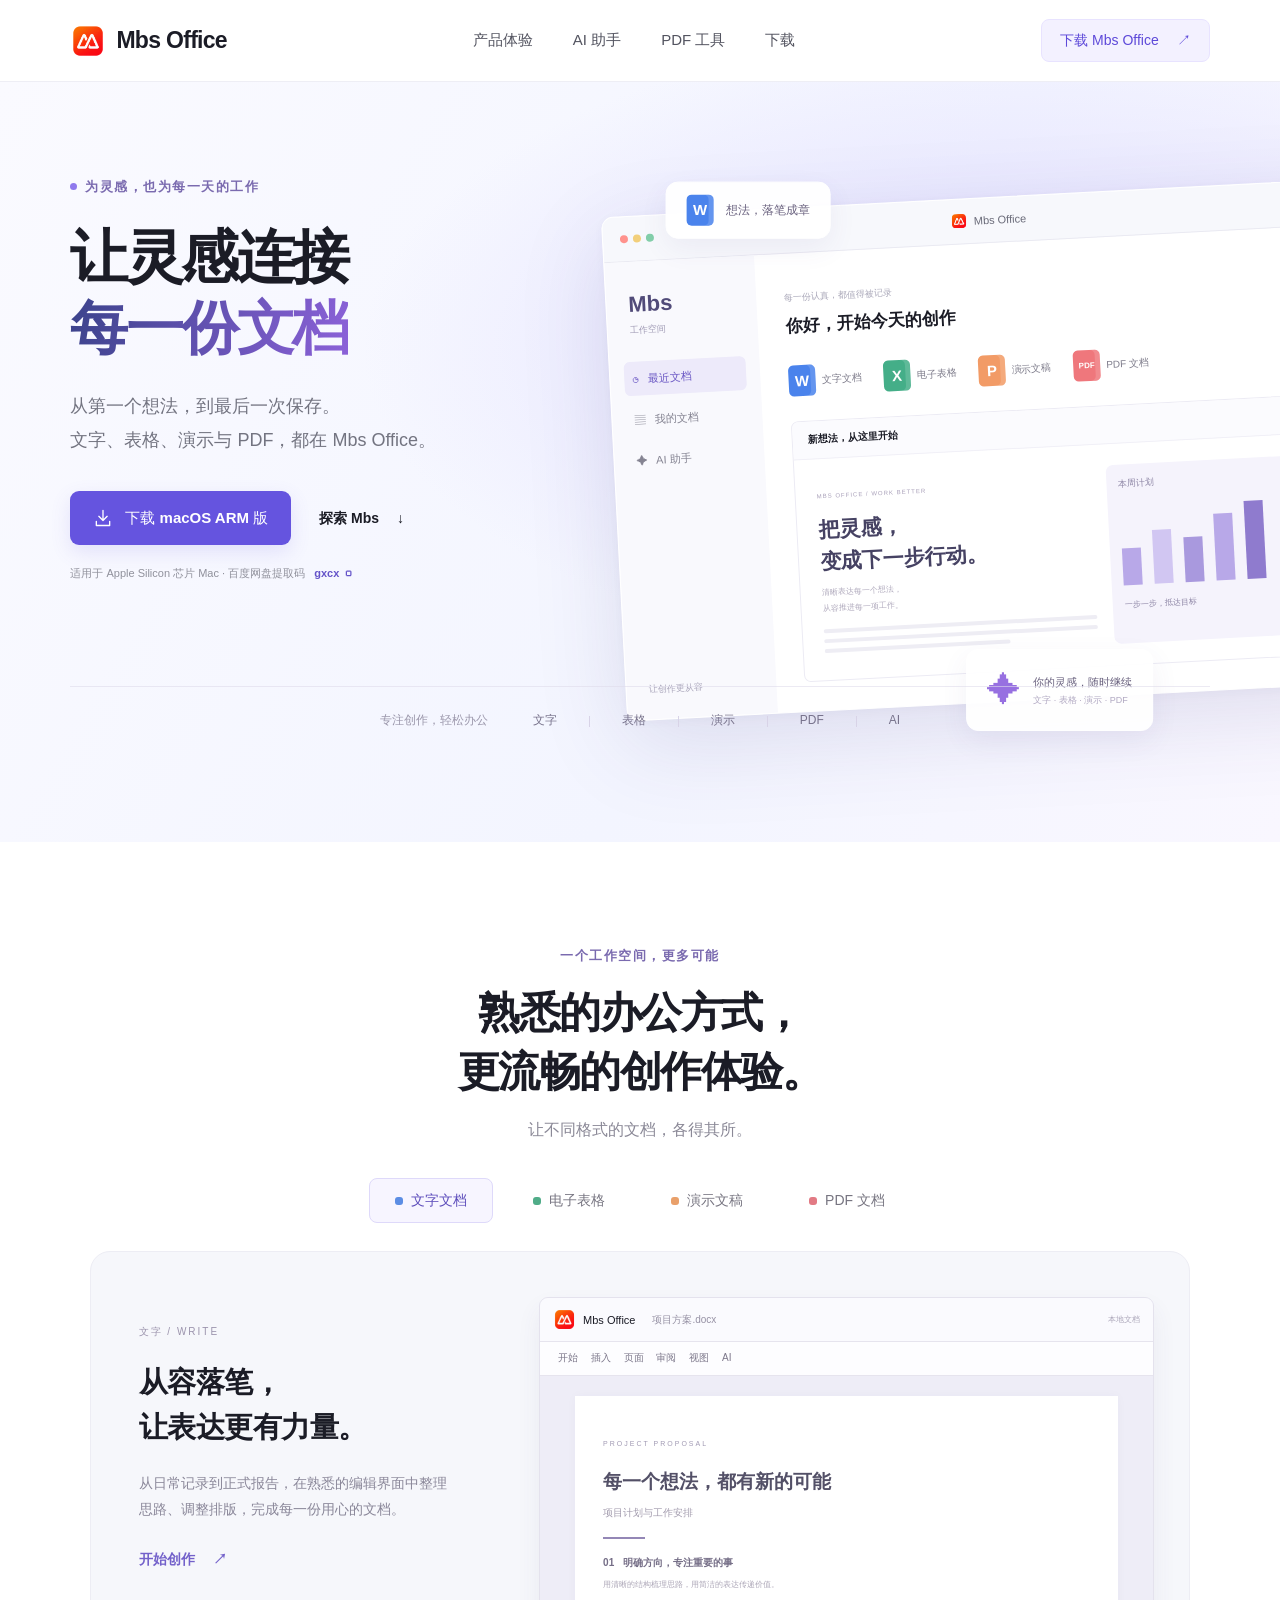
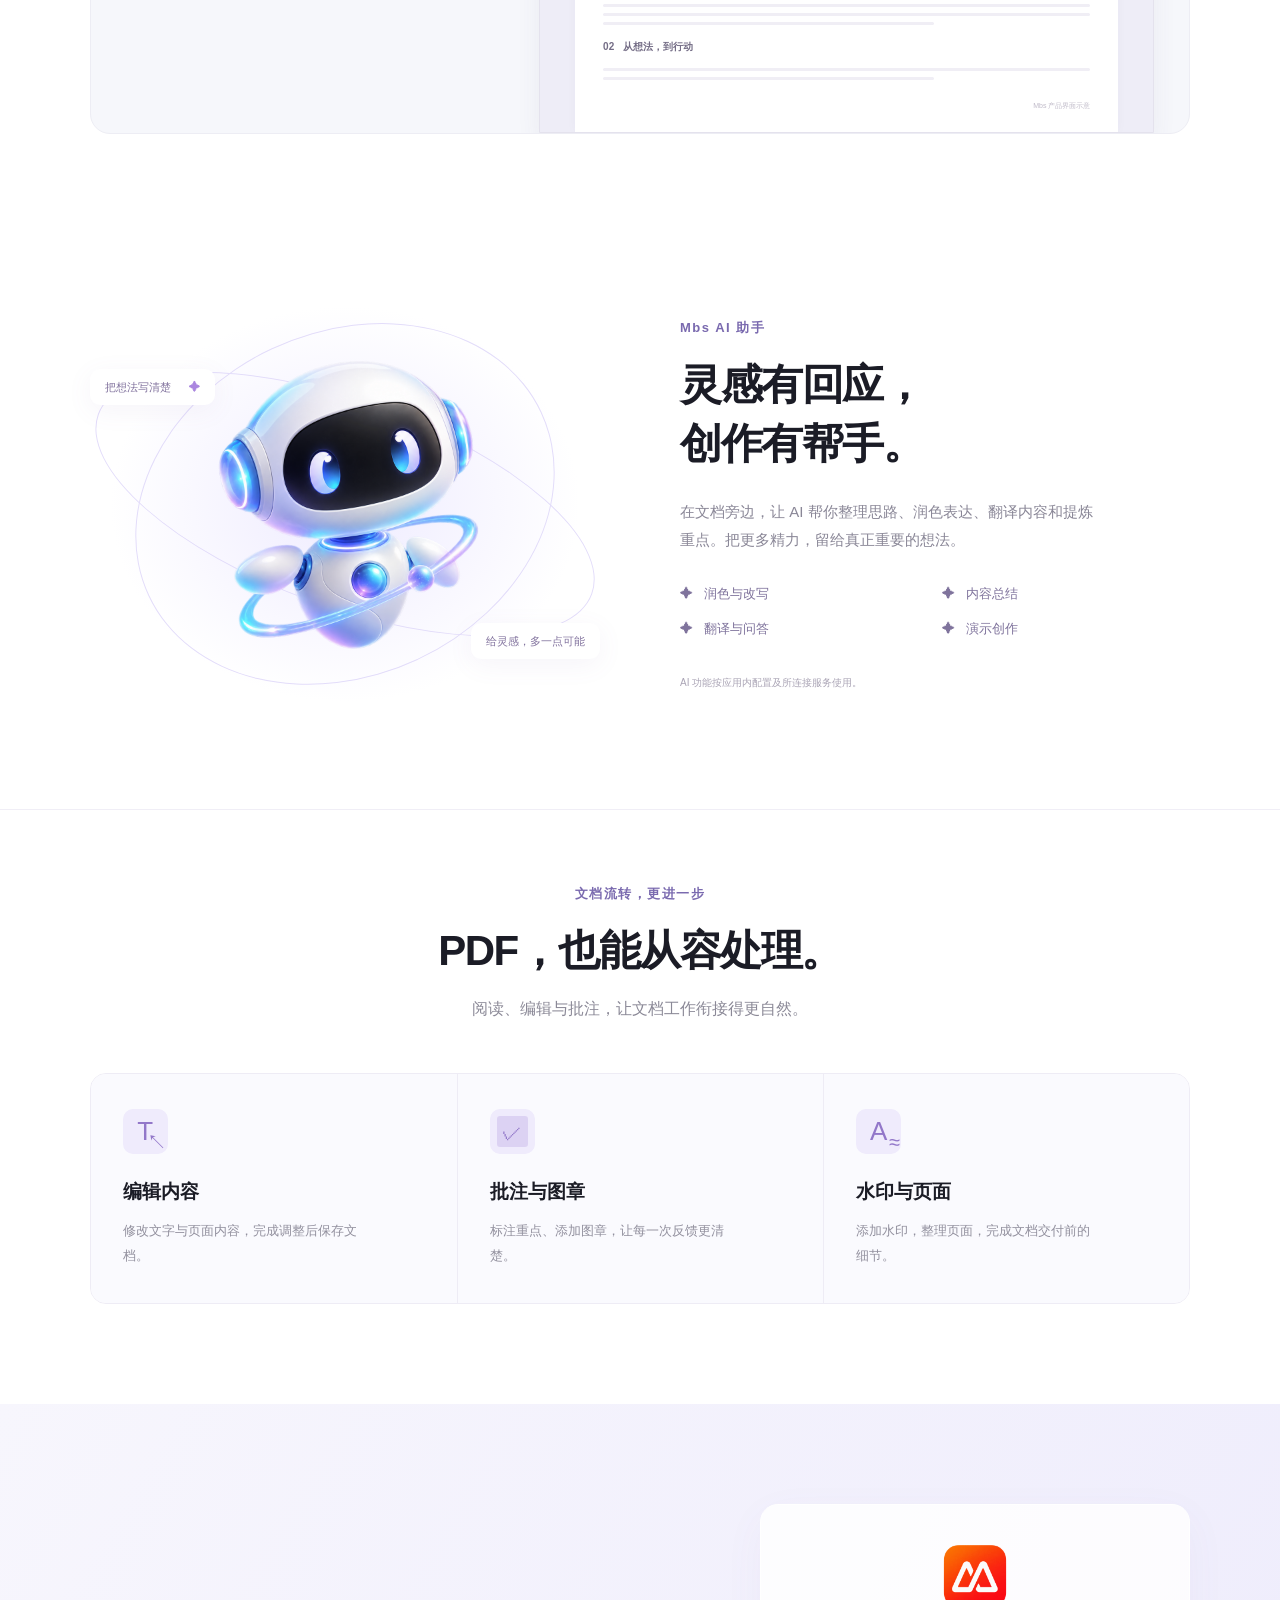
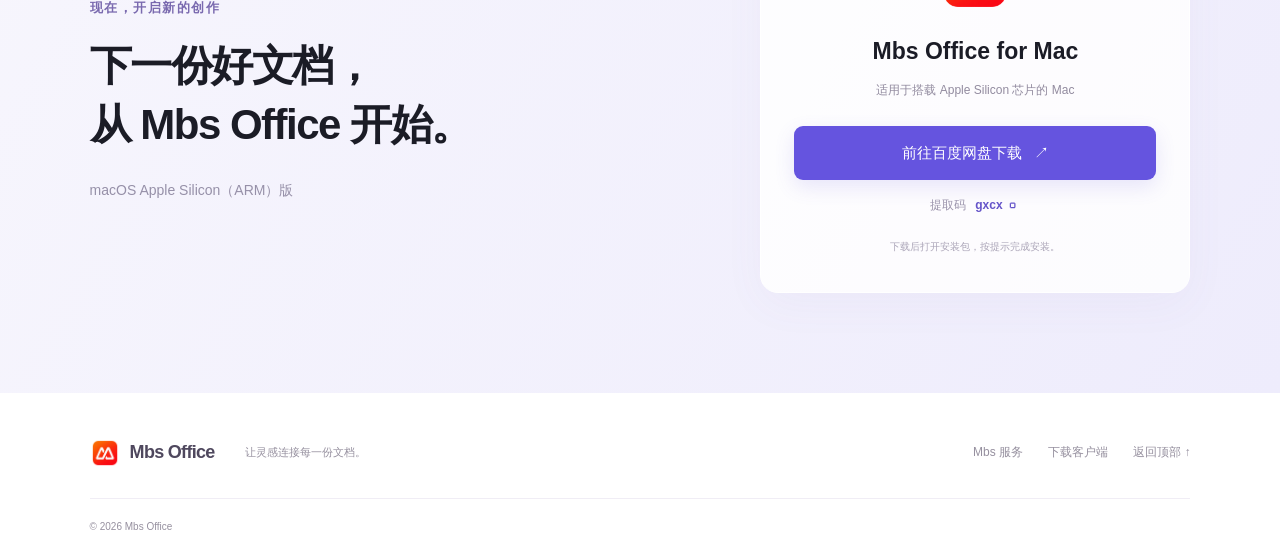
<file: website/index.html>
<!doctype html>
<html lang="zh-CN">
<head>
  <meta charset="UTF-8">
  <meta name="viewport" content="width=device-width, initial-scale=1">
  <meta name="description" content="Mbs Office，让灵感连接每一份文档。文字、表格、演示、PDF 与 AI 助手，在熟悉的工作空间中完成创作。下载 macOS Apple Silicon 版本。">
  <meta name="theme-color" content="#f7f7fc">
  <title>Mbs Office — 让灵感连接每一份文档</title>
  <link rel="icon" href="assets/logo.png">
  <link rel="stylesheet" href="style.css">
  <script src="main.js" defer></script>
</head>
<body>
  <header class="header">
    <a class="brand" href="#home" aria-label="Mbs Office 首页"><img src="assets/logo.png" width="36" height="36" alt=""><span>Mbs Office</span></a>
    <nav aria-label="主导航"><a href="#workspace">产品体验</a><a href="#ai">AI 助手</a><a href="#pdf">PDF 工具</a><a href="#download">下载</a></nav>
    <a class="nav-download" href="#download">下载 Mbs Office <span aria-hidden="true">↗</span></a>
  </header>
  <main>
    <section class="hero" id="home">
      <div class="hero-content">
        <span class="eyebrow"><i></i> 为灵感，也为每一天的工作</span>
        <h1>让灵感连接<br><span>每一份文档</span></h1>
        <p class="hero-description">从第一个想法，到最后一次保存。<br>文字、表格、演示与 PDF，都在 Mbs Office。</p>
        <div class="hero-actions"><a class="button primary" href="https://pan.baidu.com/s/1dYIrzAzolJcCgZvXhkpXSA?pwd=gxcx" target="_blank" rel="noopener noreferrer"><svg viewBox="0 0 24 24" aria-hidden="true"><path d="M12 3v12m-5-5 5 5 5-5M4 16v5h16v-5"/></svg>下载 macOS ARM 版</a><a class="text-link" href="#workspace">探索 Mbs <span aria-hidden="true">↓</span></a></div>
        <div class="download-note">适用于 Apple Silicon 芯片 Mac · 百度网盘提取码 <button class="copy-code" data-copy="gxcx" aria-label="复制提取码 gxcx">gxcx <span aria-hidden="true">▢</span></button></div>
      </div>
      <div class="hero-art" aria-label="Mbs Office 文档界面示意">
        <div class="float-badge badge-one"><b class="file-icon blue">W</b> 想法，落笔成章</div>
        <div class="app-window">
          <div class="window-bar"><span class="traffic"><i></i><i></i><i></i></span><span><img src="assets/logo.png" alt="" width="17" height="17"> Mbs Office</span><small>工作空间</small></div>
          <div class="window-body"><aside><div class="mini-brand">Mbs<span>工作空间</span></div><div class="side-active">◷ &nbsp; 最近文档</div><div>▤ &nbsp; 我的文档</div><div>✦ &nbsp; AI 助手</div><div class="side-bottom">让创作更从容</div></aside><div class="workspace"><div class="workspace-heading"><div><small>每一份认真，都值得被记录</small><h3>你好，开始今天的创作</h3></div><span class="avatar">M</span></div><div class="quick-apps"><span><b class="file-icon blue">W</b>文字文档</span><span><b class="file-icon green">X</b>电子表格</span><span><b class="file-icon orange">P</b>演示文稿</span><span><b class="file-icon red">PDF</b>PDF 文档</span></div><div class="document-preview"><div class="document-head"><b>新想法，从这里开始</b><span>文档示意</span></div><div class="preview-layout"><article><small>MBS OFFICE / WORK BETTER</small><h4>把灵感，<br>变成下一步行动。</h4><p>清晰表达每一个想法，<br>从容推进每一项工作。</p><div class="fake-lines"><i></i><i></i><i></i></div></article><div class="preview-chart"><span>本周计划</span><div><i></i><i></i><i></i><i></i><i></i></div><small>一步一步，抵达目标</small></div></div></div></div></div>
        </div>
        <div class="float-badge badge-two"><span class="sparkle">✦</span><div><b>你的灵感，随时继续</b><small>文字 · 表格 · 演示 · PDF</small></div></div>
      </div>
      <div class="hero-foot"><span>专注创作，轻松办公</span><div><b>文字</b><i></i><b>表格</b><i></i><b>演示</b><i></i><b>PDF</b><i></i><b>AI</b></div></div>
    </section>
    <section class="section product-section" id="workspace">
      <div class="section-heading"><span class="eyebrow">一个工作空间，更多可能</span><h2>熟悉的办公方式，<br>更流畅的创作体验。</h2><p>让不同格式的文档，各得其所。</p></div>
      <div class="product-tabs" role="tablist" aria-label="产品功能"><button id="tab-word" class="active" role="tab" aria-selected="true" aria-controls="product-panel" data-product="word"><span class="dot blue-bg"></span>文字文档</button><button id="tab-sheet" role="tab" aria-selected="false" aria-controls="product-panel" data-product="sheet"><span class="dot green-bg"></span>电子表格</button><button id="tab-slide" role="tab" aria-selected="false" aria-controls="product-panel" data-product="slide"><span class="dot orange-bg"></span>演示文稿</button><button id="tab-pdf" role="tab" aria-selected="false" aria-controls="product-panel" data-product="pdf"><span class="dot red-bg"></span>PDF 文档</button></div>
      <div class="product-panel" id="product-panel" role="tabpanel" aria-labelledby="tab-word">
        <div class="product-copy"><span class="panel-kicker" id="product-kicker">文字 / WRITE</span><h3 id="product-title">从容落笔，<br>让表达更有力量。</h3><p id="product-description">从日常记录到正式报告，在熟悉的编辑界面中整理思路、调整排版，完成每一份用心的文档。</p><a class="text-link" href="#download">开始创作 <span aria-hidden="true">↗</span></a></div>
        <div class="feature-demo" id="feature-demo" data-kind="word"><div class="demo-toolbar"><img src="assets/logo.png" width="23" height="23" alt=""><b>Mbs Office</b><span id="demo-file">项目方案.docx</span><span class="demo-save">本地文档</span></div><div class="demo-ribbon">开始　 插入　 页面　 审阅　 视图　 AI</div><div class="demo-sheet"><span class="demo-label" id="demo-label">PROJECT PROPOSAL</span><h4 id="demo-title">每一个想法，都有新的可能</h4><p id="demo-subtitle">项目计划与工作安排</p><div class="demo-rule"></div><div class="demo-content" id="demo-content"><h5>01 &nbsp; 明确方向，专注重要的事</h5><p>用清晰的结构梳理思路，用简洁的表达传递价值。</p><div class="fake-lines"><i></i><i></i><i></i></div><h5>02 &nbsp; 从想法，到行动</h5><div class="fake-lines"><i></i><i></i></div></div><small class="demo-caption">Mbs 产品界面示意</small></div></div>
      </div>
    </section>
    <section class="ai-section section" id="ai"><div class="ai-art"><span class="orbit orbit-one"></span><span class="orbit orbit-two"></span><img src="assets/assistant.png" alt="Mbs AI 助手机器人" loading="lazy"><span class="ai-bubble bubble-one">把想法写清楚 <b>✦</b></span><span class="ai-bubble bubble-two">给灵感，多一点可能</span></div><div class="ai-copy"><span class="eyebrow">Mbs AI 助手</span><h2>灵感有回应，<br>创作有帮手。</h2><p>在文档旁边，让 AI 帮你整理思路、润色表达、翻译内容和提炼重点。把更多精力，留给真正重要的想法。</p><div class="ai-list"><span>✦ &nbsp; 润色与改写</span><span>✦ &nbsp; 内容总结</span><span>✦ &nbsp; 翻译与问答</span><span>✦ &nbsp; 演示创作</span></div><small>AI 功能按应用内配置及所连接服务使用。</small></div></section>
    <section class="section pdf-section" id="pdf"><div class="section-heading"><span class="eyebrow">文档流转，更进一步</span><h2>PDF，也能从容处理。</h2><p>阅读、编辑与批注，让文档工作衔接得更自然。</p></div><div class="pdf-grid"><article><div class="feature-icon">T<span>↖</span></div><h3>编辑内容</h3><p>修改文字与页面内容，完成调整后保存文档。</p></article><article><div class="feature-icon stamp-icon">✓</div><h3>批注与图章</h3><p>标注重点、添加图章，让每一次反馈更清楚。</p></article><article><div class="feature-icon">A<span>≈</span></div><h3>水印与页面</h3><p>添加水印，整理页面，完成文档交付前的细节。</p></article></div></section>
    <section class="download-section section" id="download"><div><span class="eyebrow">现在，开启新的创作</span><h2>下一份好文档，<br>从 Mbs Office 开始。</h2><p>macOS Apple Silicon（ARM）版</p></div><div class="download-card"><img src="assets/logo.png" alt="Mbs Office" width="76" height="76"><h3>Mbs Office for Mac</h3><p>适用于搭载 Apple Silicon 芯片的 Mac</p><a class="button primary" href="https://pan.baidu.com/s/1dYIrzAzolJcCgZvXhkpXSA?pwd=gxcx" target="_blank" rel="noopener noreferrer">前往百度网盘下载 <span aria-hidden="true">↗</span></a><div class="download-code">提取码 <button class="copy-code" data-copy="gxcx">gxcx <span aria-hidden="true">▢</span></button></div><small>下载后打开安装包，按提示完成安装。</small></div></section>
  </main>
  <footer><a class="brand" href="#home"><img src="assets/logo.png" alt="" width="30" height="30"><span>Mbs Office</span></a><p>让灵感连接每一份文档。</p><div><a href="https://ttys.ddxmu.com/" target="_blank" rel="noopener noreferrer">Mbs 服务</a><a href="#download">下载客户端</a><a href="#home">返回顶部 ↑</a></div><small>© 2026 Mbs Office</small></footer>
  <div class="toast" role="status" aria-live="polite"></div>
</body>
</html>
</file>
<file: website/style.css>
*{box-sizing:border-box}html{scroll-behavior:smooth;scroll-padding-top:90px}body{margin:0;color:#1b1c26;background:#fff;font:16px/1.65 -apple-system,BlinkMacSystemFont,"PingFang SC","Microsoft YaHei",sans-serif}a{color:inherit;text-decoration:none}button{font:inherit;cursor:pointer}button:focus-visible,a:focus-visible{outline:3px solid #876cf5;outline-offset:5px}img{max-width:100%}h1,h2,h3,h4,p{margin:0}button,a{-webkit-tap-highlight-color:transparent}.header{height:82px;display:flex;align-items:center;justify-content:space-between;padding:0 5.5%;position:sticky;top:0;background:#ffffffed;backdrop-filter:blur(16px);z-index:20;border-bottom:1px solid #eeeeF5}.brand{display:flex;align-items:center;gap:10px;white-space:nowrap;font-size:23px;font-weight:690;letter-spacing:-.7px}.header nav{display:flex;gap:40px;font-size:15px;color:#535460}.header nav a:hover,footer a:hover{color:#6955df}.nav-download{padding:9px 18px;background:#f3f1ff;border:1px solid #e8e3ff;border-radius:8px;font-size:14px;color:#5d49d9}.nav-download span{margin-left:14px}.hero{position:relative;padding:90px 5.5% 0;min-height:760px;overflow:hidden;background:radial-gradient(ellipse at 81% 35%,#e0ddff 0,transparent 46%),linear-gradient(120deg,#fafaff,#f3f5ff 60%,#f9f7ff)}.hero-content{position:relative;z-index:3;width:47%}.eyebrow{font-size:13px;font-weight:600;letter-spacing:1.5px;color:#7a6aaf;display:inline-flex;align-items:center;gap:8px}.eyebrow i{width:7px;height:7px;border-radius:50%;background:#8f79ed}.hero h1{font-size:clamp(47px,4.5vw,74px);line-height:1.23;letter-spacing:-2.5px;font-weight:700;margin-top:24px}.hero h1 span{background:linear-gradient(100deg,#3c438c,#8b61d8);background-clip:text;-webkit-background-clip:text;color:transparent}.hero-description{font-size:18px;line-height:1.9;color:#737481;margin-top:25px}.hero-actions{display:flex;align-items:center;gap:28px;margin-top:34px}.button{display:inline-flex;align-items:center;justify-content:center;gap:12px;border-radius:9px;padding:14px 23px;min-height:54px;font-weight:550;font-size:15px;transition:transform .2s,box-shadow .2s}.primary{background:#6554df;color:white;box-shadow:0 7px 20px #6655df24}.primary:hover{transform:translateY(-2px);background:#5844d3;box-shadow:0 9px 25px #6655df40}.button svg{width:20px;height:20px;stroke:currentColor;fill:none;stroke-width:1.6;stroke-linecap:round;stroke-linejoin:round}.text-link{font-size:14px;font-weight:600;display:inline-flex;gap:18px;align-items:center}.text-link:hover{color:#6955df}.download-note{font-size:11px;color:#90919c;margin-top:17px}.copy-code{background:transparent;border:0;color:#6554c9;padding:2px 6px;font-size:inherit;font-weight:600}.copy-code span{font-size:12px;margin-left:3px}.hero-art{position:absolute;left:48%;top:135px;width:780px;transform:rotate(-3deg);transform-origin:left center}.app-window{background:#fff;border:1px solid #ffffff;border-radius:12px;box-shadow:0 25px 90px #3b387e21,0 2px 10px #3a377b09;overflow:hidden;min-height:430px}.window-bar{height:45px;background:#f7f8fc;border-bottom:1px solid #eaeaf2;display:flex;align-items:center;justify-content:space-between;padding:0 17px;font-size:11px;color:#696a78}.window-bar>span:nth-child(2){display:flex;align-items:center;gap:6px}.window-bar small{font-size:10px}.traffic{display:flex;gap:5px}.traffic i{width:8px;height:8px;border-radius:50%;background:#ff928d}.traffic i:nth-child(2){background:#f2cf7b}.traffic i:nth-child(3){background:#83cfaa}.window-body{display:flex;min-height:395px}.window-body aside{width:150px;padding:25px 14px;flex-shrink:0;background:#f9f9fd;font-size:11px;color:#858492;position:relative}.window-body aside>div:not(.mini-brand){padding:8px;margin-top:7px}.mini-brand{font-weight:700;font-size:22px;color:#514b79;padding-left:8px;margin-bottom:24px}.mini-brand span{font-size:9px;display:block;font-weight:400;color:#a09bb5}.window-body aside .side-active{background:#edeafa;border-radius:6px;color:#6b58c4}.window-body aside .side-bottom{position:absolute;bottom:14px;font-size:9px;color:#aaa6bb}.workspace{padding:29px 28px;width:100%}.workspace-heading{display:flex;align-items:center;justify-content:space-between}.workspace-heading small{font-size:9px;color:#aaa8b9}.workspace-heading h3{font-size:17px;margin-top:4px;font-weight:600}.avatar{display:grid;place-items:center;background:#f0edff;border-radius:50%;width:28px;height:28px;font-size:11px;color:#7464b9}.quick-apps{display:flex;gap:22px;margin:25px 0;font-size:10px;color:#7d7b8a}.quick-apps>span{display:flex;align-items:center;gap:6px}.file-icon{width:27px;height:31px;border-radius:5px;display:inline-grid;place-items:center;font-size:15px;color:white;box-shadow:inset -5px 0 #ffffff25;font-style:normal}.blue{background:#4a83ec}.green{background:#44ae88}.orange{background:#f29b66}.red{background:#ef777c;font-size:8px}.document-preview{border:1px solid #ecebf4;border-radius:7px;overflow:hidden}.document-head{display:flex;justify-content:space-between;padding:10px 15px;background:#fbfbfe;font-size:10px;border-bottom:1px solid #f1f0f7}.document-head span{font-size:8px;color:#aaa5ba}.preview-layout{display:grid;grid-template-columns:1.15fr 1fr;padding:21px;gap:16px}.preview-layout article small{font-size:6px;color:#a9a0b9;letter-spacing:1px}.preview-layout h4{font-size:21px;line-height:1.5;margin:8px 0;color:#464263}.preview-layout article p{font-size:8px;color:#b0aabd;line-height:1.9}.fake-lines{margin-top:13px}.fake-lines i{height:4px;background:#eeedf4;display:block;margin:6px 0;width:100%;border-radius:3px}.fake-lines i:last-child{width:68%}.preview-chart{padding:12px;background:#f5f3fc;border-radius:7px;color:#8d85a5;font-size:9px}.preview-chart>div{height:82px;display:flex;align-items:end;gap:12px;margin:12px 0}.preview-chart i{width:19px;background:#b8a8e8;height:45%}.preview-chart i:nth-child(2){height:65%;background:#d1c6f2}.preview-chart i:nth-child(3){height:55%;background:#a999de}.preview-chart i:nth-child(4){height:82%}.preview-chart i:nth-child(5){height:95%;background:#8f7bce}.preview-chart small{font-size:8px}.float-badge{position:absolute;z-index:2;background:#fffffff2;border:1px solid white;box-shadow:0 10px 28px #55488f12;border-radius:12px;display:flex;align-items:center;gap:12px;padding:12px 20px;font-size:12px;color:#6a627f;transform:rotate(3deg)}.badge-one{left:65px;top:-28px}.badge-two{left:340px;bottom:-32px}.badge-two small{display:block;font-size:9px;color:#b1a9c2}.badge-two b{font-size:11px;font-weight:500}.sparkle{color:#9770e1;font-size:34px}.hero-foot{display:flex;justify-content:center;align-items:center;gap:45px;border-top:1px solid #dfdcec99;margin-top:100px;padding:24px 0 26px;font-size:12px;color:#9b97ab;position:relative}.hero-foot div{display:flex;align-items:center;gap:32px}.hero-foot b{font-weight:500;color:#77728b}.hero-foot i{height:11px;width:1px;background:#d8d3e7}.section{padding:100px 7%;max-width:1600px;margin:auto}.section-heading{text-align:center}.section h2{font-size:42px;line-height:1.4;letter-spacing:-1.5px;margin-top:16px;font-weight:650}.section-heading p{color:#8b8997;margin-top:15px;font-size:16px}.product-tabs{display:flex;justify-content:center;gap:14px;margin:35px 0 28px}.product-tabs button{border:1px solid transparent;background:transparent;color:#777581;padding:10px 25px;border-radius:8px;display:flex;align-items:center;gap:8px;font-size:14px}.product-tabs .active{border-color:#ded9fa;background:#f7f5ff;color:#5c4cbb}.dot{width:8px;height:8px;border-radius:3px}.blue-bg{background:#5c8de4}.green-bg{background:#50ac88}.orange-bg{background:#e9a06a}.red-bg{background:#e27a84}.product-panel{display:grid;grid-template-columns:1fr 1.45fr;background:#f6f7fb;border:1px solid #ededf4;border-radius:20px;overflow:hidden;min-height:430px}.product-copy{padding:65px 48px}.panel-kicker{font-size:10px;color:#9b93ac;letter-spacing:2px}.product-copy h3{font-size:29px;line-height:1.55;margin:16px 0 20px;font-weight:600;letter-spacing:-.5px}.product-copy p{font-size:14px;color:#8a8799;max-width:320px;line-height:1.9}.product-copy .text-link{margin-top:25px;color:#7361ca}.feature-demo{background:#eeedf7;margin:45px 35px 0 0;border:1px solid #e4e2ed;border-radius:9px 9px 0 0;box-shadow:0 12px 25px #48436b12;overflow:hidden;min-width:0}.demo-toolbar{display:flex;align-items:center;padding:10px 13px;gap:7px;background:#fafafe;border-bottom:1px solid #e6e4ee;font-size:10px}.demo-toolbar b{font-size:11px;font-weight:500}.demo-toolbar>span{margin-left:10px;color:#9691a4}.demo-toolbar .demo-save{margin-left:auto;color:#aaa5b8;font-size:8px}.demo-ribbon{padding:8px 18px;font-size:10px;background:#fdfdff;border-bottom:1px solid #e6e4ee;color:#7c778a}.demo-sheet{background:#fff;margin:20px 35px 0;padding:32px 28px 20px;min-height:300px;box-shadow:0 0 10px #4c486008}.demo-label{font-size:7px;letter-spacing:2px;color:#a29bb4}.demo-sheet h4{font-size:19px;margin:12px 0 7px;font-weight:600;color:#535067}.demo-sheet>p{font-size:10px;color:#a29bad}.demo-rule{height:2px;background:#9487b6;width:42px;margin:16px 0}.demo-content h5{font-size:10px;color:#746d86;margin:14px 0 6px}.demo-content p{font-size:8px;color:#aca6b7}.demo-content .fake-lines i{height:3px;background:#f0eef5}.demo-caption{display:block;text-align:right;font-size:7px;color:#bfbac8;margin-top:20px}.ai-section{display:grid;grid-template-columns:1fr 1fr;align-items:center;gap:80px;padding-top:55px;padding-bottom:90px}.ai-art{position:relative;min-height:430px;display:flex;align-items:center;justify-content:center;background:radial-gradient(ellipse,#eeebff,transparent 65%)}.ai-art>img{width:82%;max-height:430px;object-fit:contain;position:relative;z-index:1}.orbit{position:absolute;border:1px solid #e3ddfa;border-radius:50%;width:85%;height:80%;transform:rotate(-25deg)}.orbit-two{height:48%;width:103%;transform:rotate(20deg)}.ai-bubble{position:absolute;border-radius:10px;padding:9px 15px;box-shadow:0 6px 26px #7d67a912;background:#fff;z-index:2;font-size:11px;color:#82739e}.bubble-one{left:0;top:80px}.bubble-one b{color:#aa86df;margin-left:15px}.bubble-two{right:0;bottom:60px}.ai-copy>p{font-size:15px;color:#8a8797;line-height:1.9;margin-top:24px;max-width:415px}.ai-list{display:grid;grid-template-columns:1fr 1fr;gap:14px;font-size:13px;color:#7f739c;margin:28px 0}.ai-copy>small{font-size:10px;color:#aaa4b5}.pdf-section{padding-top:70px;border-top:1px solid #f0eef6}.pdf-grid{display:grid;grid-template-columns:repeat(3,1fr);margin-top:50px;border:1px solid #eeecf5;border-radius:16px;overflow:hidden}.pdf-grid article{padding:35px 32px;background:#fafafe}.pdf-grid article+article{border-left:1px solid #eeecf5}.feature-icon{width:45px;height:45px;border-radius:10px;background:#efebfc;display:grid;place-items:center;color:#9277c9;font-size:26px;font-weight:500;position:relative;margin-bottom:22px}.feature-icon span{position:absolute;right:1px;bottom:-5px;font-size:20px}.stamp-icon{border:7px solid #efebfc;background:#dcd2f3;color:#9277c9;font-size:20px}.pdf-grid h3{font-size:19px;font-weight:600}.pdf-grid p{font-size:13px;line-height:1.9;color:#92909e;margin-top:12px;max-width:240px}.download-section{background:linear-gradient(120deg,#f7f6fd,#eeecfc);max-width:none;display:grid;grid-template-columns:1fr 1fr;align-items:center;gap:70px;padding-left:max(7%,calc((100% - 1376px)/2));padding-right:max(7%,calc((100% - 1376px)/2))}.download-section>div:first-child>p{color:#9690a8;margin-top:25px;font-size:14px}.download-card{background:#ffffffd9;border:1px solid white;border-radius:18px;padding:33px;text-align:center;max-width:430px;width:100%;justify-self:end;box-shadow:0 12px 44px #6952a90b}.download-card h3{font-size:23px;font-weight:600;margin:10px 0}.download-card p{font-size:12px;color:#928b9f}.download-card .button{margin-top:26px;width:100%}.download-code{font-size:12px;color:#9a93ab;margin:14px 0}.download-card>small{font-size:10px;color:#aaa4b7}footer{padding:45px 7% 25px;display:flex;flex-wrap:wrap;align-items:center;gap:20px;color:#96909f}footer .brand{color:#4f485e;font-size:18px}footer p{font-size:11px;margin-left:10px}footer>div{margin-left:auto;display:flex;gap:25px;font-size:12px}footer>small{flex-basis:100%;border-top:1px solid #f0edf5;padding-top:20px;margin-top:10px;font-size:10px}.toast{position:fixed;bottom:24px;left:50%;transform:translate(-50%,20px);background:#302946;color:#fff;padding:10px 22px;border-radius:10px;font-size:13px;opacity:0;pointer-events:none;transition:.2s;z-index:30}.toast.visible{opacity:1;transform:translate(-50%,0)}
@media(min-width:1600px){.hero{padding-left:calc((100% - 1424px)/2);padding-right:calc((100% - 1424px)/2)}.hero-art{left:51%;width:850px}.hero-foot{margin-top:115px}}@media(max-width:1100px){.header nav{gap:22px}.hero{padding-top:65px;min-height:690px}.hero-art{width:660px;left:49%;top:135px}.hero h1{font-size:52px}.hero-content{width:50%}.hero-description{font-size:15px}.hero-actions{gap:18px}.hero-actions .button{font-size:13px;padding:13px 16px}.hero-actions .text-link{font-size:12px}.hero-foot{margin-top:100px}.section{padding:75px 5.5%}.product-copy{padding:45px 30px}.product-copy h3{font-size:25px}.feature-demo{margin-right:20px}.ai-section{gap:35px}.section h2{font-size:35px}.pdf-grid article{padding:28px}.download-section{padding-left:7%;padding-right:7%}}
@media(max-width:760px){.header{height:68px;padding:0 5%}.brand{font-size:20px}.brand img{width:30px;height:30px}.header nav{display:none}.nav-download{font-size:11px;padding:7px 11px}.nav-download span{margin-left:6px}.hero{padding:48px 6% 0;min-height:0}.hero-content{width:100%;text-align:center}.eyebrow{font-size:11px;letter-spacing:1px}.hero h1{font-size:48px;letter-spacing:-1.8px;margin-top:19px}.hero-description{font-size:14px;margin-top:20px}.hero-actions{justify-content:center;margin-top:26px;gap:20px}.hero-actions .button{font-size:12px;min-height:48px}.download-note{font-size:9px;margin-top:12px}.hero-art{position:relative;width:660px;left:50%;margin-left:-280px;top:auto;margin-top:60px;transform:scale(.77) rotate(-3deg);transform-origin:left top;height:350px}.float-badge{padding:9px 15px}.badge-two{left:310px;bottom:0}.hero-foot{margin-top:0;padding:18px 0;gap:14px;flex-direction:column;font-size:10px}.hero-foot div{gap:22px}.hero-foot>span{display:none}.section{padding:60px 6%}.section h2{font-size:29px;line-height:1.45;letter-spacing:-.7px;margin-top:12px}.section-heading p{font-size:13px;margin-top:12px}.product-tabs{gap:0;justify-content:space-between;margin:25px 0 20px}.product-tabs button{padding:8px 9px;font-size:11px;gap:5px}.dot{width:6px;height:6px}.product-panel{display:flex;flex-direction:column;border-radius:14px}.product-copy{padding:30px 25px}.product-copy h3{font-size:25px;margin:10px 0 12px}.product-copy p{font-size:12px;max-width:none}.product-copy .text-link{margin-top:17px;font-size:12px}.feature-demo{margin:0 20px;min-height:330px}.demo-sheet{margin:15px 22px 0;padding:22px 20px}.demo-toolbar{font-size:8px}.demo-toolbar b{font-size:9px}.demo-toolbar>span{margin-left:3px}.demo-toolbar .demo-save{display:none}.demo-ribbon{font-size:8px}.demo-sheet h4{font-size:15px}.ai-section{display:flex;flex-direction:column-reverse;gap:22px;padding-top:30px}.ai-copy{width:100%}.ai-copy p{font-size:13px;margin-top:18px;max-width:none}.ai-list{font-size:12px;gap:10px;margin:20px 0}.ai-art{width:100%;min-height:330px;max-width:430px}.ai-art>img{max-height:330px}.ai-bubble{font-size:10px}.bubble-one{top:60px}.bubble-two{bottom:30px}.pdf-grid{grid-template-columns:1fr;margin-top:28px}.pdf-grid article{padding:24px;display:grid;grid-template-columns:48px 1fr;column-gap:18px}.pdf-grid article+article{border-left:0;border-top:1px solid #eeecf5}.feature-icon{grid-row:span 2;margin:3px 0 0}.pdf-grid h3{font-size:16px}.pdf-grid p{font-size:12px;margin-top:5px;max-width:none}.download-section{grid-template-columns:1fr;gap:30px;text-align:center}.download-card{justify-self:center;max-width:400px;padding:28px}.download-card h3{font-size:21px}.download-section>div:first-child>p{margin-top:17px;font-size:12px}footer{padding:30px 6% 20px;gap:12px}footer .brand{font-size:16px}footer p{font-size:10px;margin-left:0}footer>div{margin:10px 0 0;width:100%;gap:25px;font-size:11px}}@media(prefers-reduced-motion:reduce){html{scroll-behavior:auto}*{transition:none!important}}
</file>
